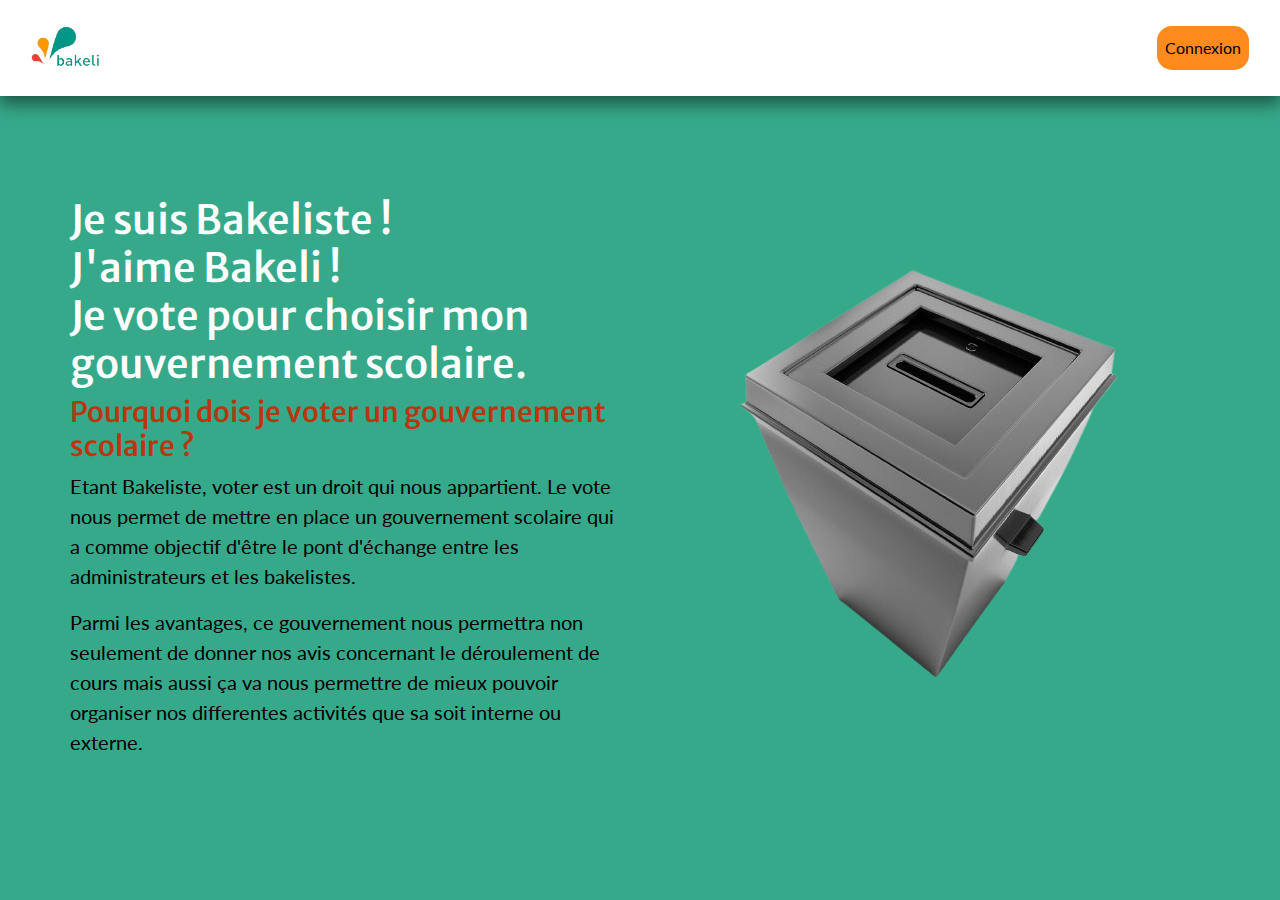
<file: index.html>
<!DOCTYPE html>
<html lang="en">
<head>
    <meta charset="UTF-8">
    <meta name="viewport" content="width=device-width, initial-scale=1.0">
      <!-- bootstrap core css -->
    <link rel="stylesheet" type="text/css" href="style/bootstrap.css" />
      <!-- Custom styles for this template -->
    <link href="style/style.css" rel="stylesheet" />
      <!-- responsive style -->
    <link href="style/responsive.css" rel="stylesheet" />
    <title>Home</title>
</head>
<body>
    <div class="hero_area">
        <!-- header section strats -->
        <header class="header_section">
          <div class="header_bottom">
            <div class="container-fluid">
              <nav class="navbar navbar-expand-lg custom_nav-container ">
                <a class="navbar-brand" href="index.html">
                  <img src="images/logo.png" alt="">
                </a>
                <ul class="navbar-nav ">
                    <li class="nav-item">
                      <a class="nav-link" href="connexion.html">Connexion</a>
                    </li>
                </ul>
              </nav>
            </div>
          </div>
        </header>
        <!-- end header section -->
        <!-- slider section -->
        <section class="slider_section ">
          <div class="container ">
            <div class="row">
              <div class="col-md-6 ">
                <div class="detail-box">
                  <h1>
                    Je suis Bakeliste !<br>
                    J'aime Bakeli !<br>
                    Je vote pour choisir mon gouvernement scolaire.
                  </h1>
                  <h3>Pourquoi dois je voter un gouvernement scolaire ?</h3>
                  <p>
                    Etant Bakeliste, voter est un droit qui nous appartient. 
                    Le vote nous permet de mettre en place un gouvernement scolaire
                    qui a comme objectif d'être le pont d'échange entre les 
                    administrateurs et les bakelistes.
                  </p>
                  <p>
                    Parmi les avantages, ce gouvernement nous permettra non
                    seulement de donner nos avis concernant le déroulement 
                    de cours mais aussi ça va nous permettre de mieux 
                    pouvoir organiser nos differentes activités que sa soit
                    interne ou externe. 
                  </p>
                </div>
              </div>
              <div class="col-md-6">
                <div class="img-box">
                  <img src="images/vote.png" alt="">
                </div>
              </div>
            </div>
          </div>
        </section>
        <!-- end slider section -->
      </div>
</body>
</html>
</file>
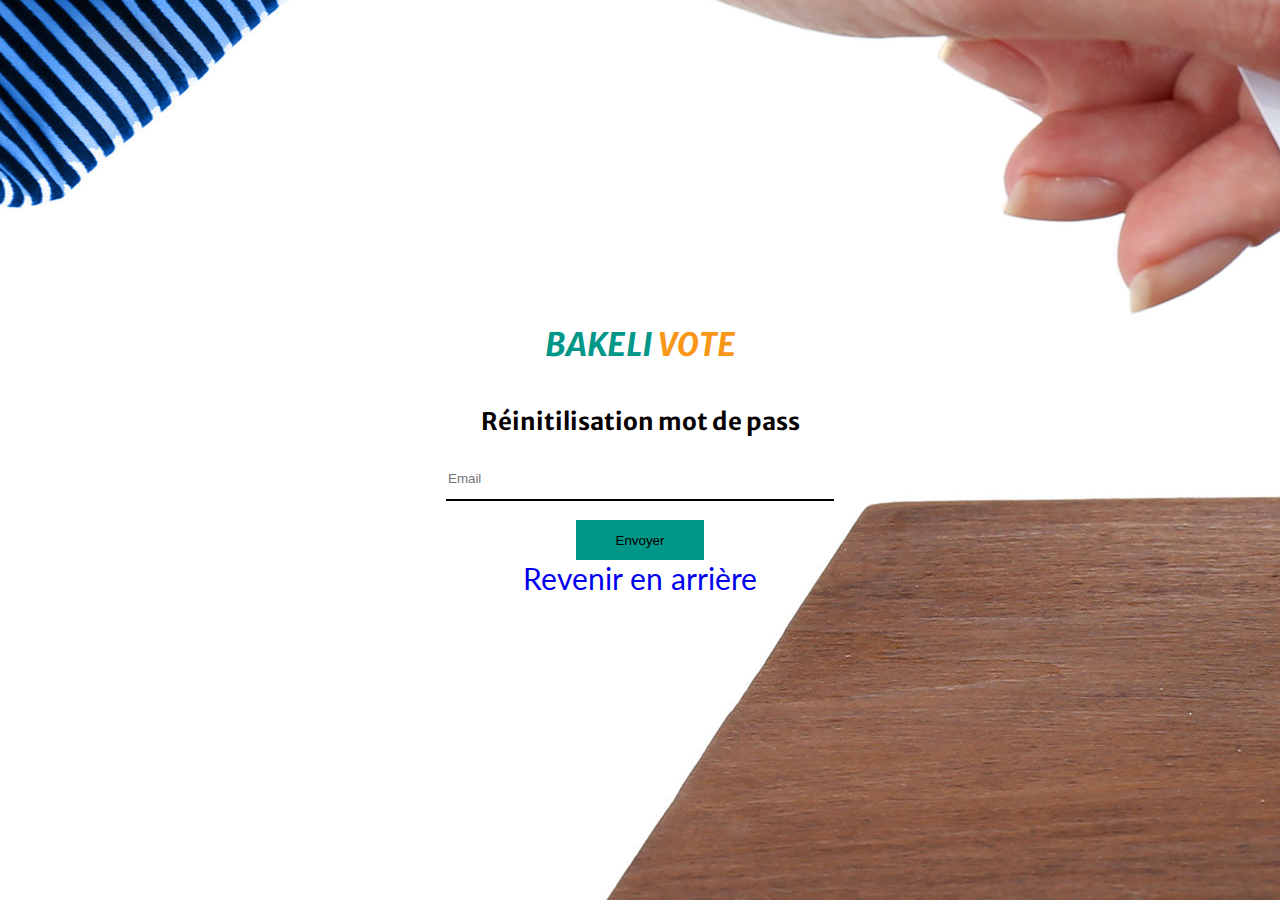
<file: oublie.html>
<!DOCTYPE html>
<html lang="en">
<head>
    <meta charset="UTF-8">
    <meta name="viewport" content="width=device-width, initial-scale=1.0">
    <link rel="stylesheet" href="style/style.css">
    <title>Reinitiliser le mot de pass</title>
</head>
<body>
    <nav class="header">
    <h1> <em class="bak">BAKELI</em> <em class="vote"> VOTE</em></h1>
    <h2>Réinitilisation mot de pass</h2>
    <input class="inp" type="email" name="email" id="email" placeholder="Email"><br>
    <input type="submit" name="envoi" value="Envoyer" class="envoie">
    <a class="arriere" href="index.html">Revenir en arrière</a>
    </nav>
</body>
</html>
</file>
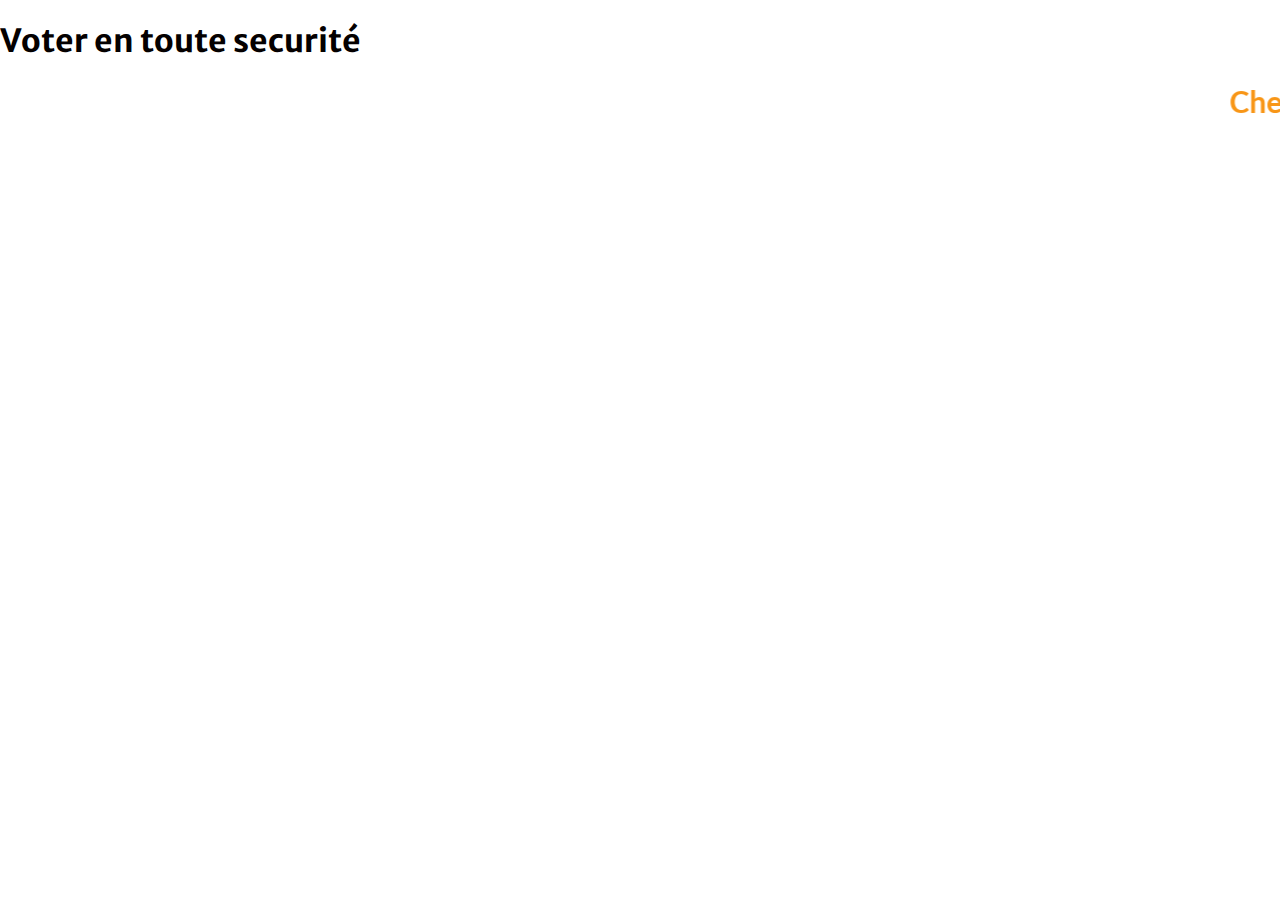
<file: vote.html>
<!DOCTYPE html>
<html lang="en">
<head>
    <meta charset="UTF-8">
    <meta name="viewport" content="width=device-width, initial-scale=1.0">
    <link rel="stylesheet" href="style/style.css">
    <title>Document</title>
</head>
<body>
    <header>
        <h1>Voter en toute securité</h1>
    <p class=""> <marquee behavior="" direction=""> Chers étudiants de Bakeli School of Technology, votre vote est crucial pour façonner l'avenir de notre communauté étudiante. Informez-vous sur les candidats, leurs visions et leurs engagements, puis votez en faveur de ceux qui représentent le mieux vos valeurs et aspirations.</marquee></span></p>

    </header>
    <form action="">

    </form>
</body>
</html>
</file>
<file: style/style.css>
@import url("https://fonts.googleapis.com/css2?family=Lato:wght@400;700&family=Merriweather+Sans:wght@400;700&display=swap");
body {
  margin: 0;
  padding: 0;
  font-family: 'Lato', sans-serif;
  color: #040000;
  box-sizing: border-box;
}

/* **************** Css de la page d'acceuil ***************** */
h1,
h2,
h3 {
  font-family: 'Merriweather Sans', sans-serif;
}

h3{
  color: rgb(185, 54, 14);
}

a,
a:hover,
a:focus {
  text-decoration: none;
}

.header_section{
 background: white;
 box-shadow: 0 8px 16px rgb(0, 0, 0, 0.5);
}

/*header section*/
.hero_area {
  width: 100%;
  height: 100vh;
  position: relative;
  background-color: #36A98A;
} 

.navbar-nav {
  margin-left: auto;
}

.navbar-brand img{
    width: 70px;
    height: 70px;
}

.nav-link {
  padding: 10px 25px;
  color: #000000;
  text-align: center;
  background-color: #ff8a1d;
  border-radius: 15px;
  transition: background-color 200ms ease-in-out,
  transform 200ms cubic-bezier(0.175, 0.885, 0.32, 1.275);
}

.nav-link:hover {
  cursor: pointer;
  transform: scale(1.1);
}

/*fin header section*/

/* slider section */
.slider_section {
   margin-top: 100px;
}


.slider_section{
  color: white;
  font-size: 20px;
}

.detail-box p {
  color: black;
  font-size: 20px;
}

.slider_section .detail-box a {
  display: inline-block;
  font-family: 'Merriweather Sans', sans-serif;
  text-transform: uppercase;
  padding: 10px 45px;
  background-color: #ff8a1d;
  border: 1px solid #ff8a1d;
  border-radius: 5px;
  color: #ffffff;
  margin-top: 15px;
} 

/* ********************* Fin css de la page d'acceuil ************************* */
/* ********************* Css de la page de connexion et inscription************* */
.header_con{
  margin: 0;
  padding: 0;
  width: 100%;
  background-color: red;
  display: flex;
  align-items: center;
  flex-direction: row;
  flex-wrap: nowrap;
}
.header{
  margin-top: -10px;
  display: flex;
  flex-direction: column;
  align-items: center;
  background-image: url("../images/vot.jpeg");
  background-position: left;
  justify-content: center;
  margin: auto;
  width: 100%;
  height: 100vh;
}

.inp{
  border: none;
  border-bottom: 2px solid black;
  width: 30%;
  height: 40px;
}

.inp:focus {
    outline: none;
}

.probable{
  display: flex;
  justify-content: space-between;
  width: 30%;
  flex-wrap: wrap;
}
.fiable{
  width: 30%;
  padding: 2%;
  font-weight: bolder;
}

.fiable a{
  text-decoration: none;
  color: #009688;
}

.fiable a:hover{
  text-decoration: none;
  color: #009688;
}

.bak, .m-oublie{
  color: #009688;
  text-decoration: none;
  cursor: pointer;
  font-weight: bold;
}
.vote{
  color: #F89617;
  font-weight: bold;
  cursor: pointer;
}
.button{
  text-align: center;
  background-color: #009688;
  color: white;
  border: none;
  width: 20%;
  height: 30px;
  border-radius: 5px;
}

.button:hover{
  text-decoration: none;
  color: white;
}
/* mot de pass oublié */
.envoie{
  width: 10%;
  height: 40px;
  background-color: #009688;
  border: none;
  cursor: pointer;
}
.arriere{
  text-decoration: none;
  font-size: 30px;
}
/* inscription */
.header{
  display: flex;
  flex-direction: column;
}
.logo-ins{
  width: 7%;
  height: 80px;
}
.inscription{
  width: 100%;
  height: 100vh;
  display: flex;
  flex-direction: column;
  justify-content: center;
  align-items: center;
  background-image: url("../images/vot.jpeg"); 
  background-position: left;
  background-size: 90%;
  margin-top: -10%;
}
.inpt{
  border: none;
  border-bottom: 5px solid #F89617;
  width: 50%;
  background-color: rgba(68, 63, 63, 0.234);
  color: black;
  font-weight: bold;
  height: 40px;
  font-size: 30px;
}

.inpt:focus{
  outline: none;
}

.h3-inscription{
  font-weight: bold;
  color: #009688;
  font-size: 50px;
  padding: 10px;
}
marquee{
  font-weight: bold;
  color: #F89617;
  font-size: 30px;
}
label{
  color: white;
  font-size: 60px;
}
select{
  font-size: 35px ;
}
.sub-arriere{
  margin-top: 20px;
  display: flex;
  width: 50%;
  justify-content: space-between;
}
.valide{
  display: flex;
  align-items: center;
  text-decoration: none;
  font-size: 20px;
  width: 30%;
  height: 50px;
  justify-content: center;
  border-radius: 10px;
  color: white;
  font-weight: bold;
  background-color: #F89617;
  border: none;
  cursor: pointer;
}
.valide:hover, .revenir:hover{
  background-color: #F89617;
  color: #009688;
  font-size: 30px;
  width: 50%;
}
.revenir{
  display: flex;
  align-items: center;
  text-decoration: none;
  font-size: 20px;
  width: 30%;
  justify-content: center;
  border-radius: 10px;
  color: white;
  font-weight: bold;
  background-color: #F89617;
}
@media screen and (max-width: 680px) {
  button{
      background-color: #009688;
      color: white;
      border: none;
      width: 80%;
      height: 30px;
      font-size: 100%;
  }
  .inp{
      border: none;
      border-bottom: 2px solid black;
      width: 70%;
      height: 40px;
  }
  .probable{
      display: flex;
      justify-content: space-between;
      width: 50%;
      flex-wrap: wrap;
      padding: 10px;
  }
  .m-oublie{
      padding: 20px;
      text-align: center;
  }
  .fiable{
      width: 100%;
      padding: 2%;
      text-align: center;
  }
  .envoie{
      width: 30%;
      font-size: 30px;
      height: 40px;
      background-color: #009688;
      border: none;
      cursor: pointer;
  }
  .envoie{
      width: 40%;
      height: 40px;
      background-color: #009688;
      border: none;
      cursor: pointer;
  }
  .arriere{
      text-decoration: none;
      width: 50%;
      padding: 10px;
      font-size: 30px;
  }
  .arriere{
      text-align: center;
      margin-top: 5%;
      font-size: 20px;
  }
  .inscription{
      width: 100%;
      height: 100vh;
      display: flex;
      flex-direction: column;
      justify-content: center;
      align-items: center;
      /* background-color: #009688; */
      background-position: bottom;
      background-size: 100%;
  }
  .logo-ins{
      width: 30%;
      height: 80px;
      margin-top: -15%;
  }
  .h3-inscription{
      display: flex;
      justify-content: center;
      align-items: center;
      width: 100%;
      font-size: 100%;
      font-weight: bold;
      height: 30px;
  }
  .inpt{
      border: none;
      border-bottom: 2px solid black;
      width: 100%;
      /* background-color: #009688; */
      color: white;
      font-weight: bold;
      height: 40px;
      font-size: 30px;
      opacity: 0.7;
  }
  select{
      font-size: 35px ;
  }
  label{
      color: #F89617;
      font-size: 30px;
      font-weight: bold;

  }
  .sub-arriere{
      display: flex;
      width: 100%;
      justify-content: space-between;
  }
  .valide{
      display: flex;
      align-items: center;
      text-decoration: none;
      font-size: 10px;
      width: 30%;
      height: 40px;
      justify-content: center;
      border-radius: 10px;
      color: white;
      font-weight: bold;
      background-color: #F89617;
      cursor: pointer;
  }
  .valide, .revenir:hover{
      background-color: #F89617;
      color: #009688;
      font-size: 30px;
      width: 50%;
  }
  .revenir{
      display: flex;
      align-items: center;
      text-decoration: none;
      font-size: 15px;
      width: 40%;
      justify-content: center;
      border-radius: 10px;
      color: white;
      font-weight: bold;
      background-color: #F89617;
  }
  
}

/* ***************** Fin CSS de la page de connexion et inscription *********** */
</file>
<file: style/responsive.css>
@media (max-width: 1300px) {}

@media (max-width: 1120px) {}

@media (max-width: 992px) {
    .hero_area {
        height: auto;
    }

    .img-box img{
        position: relative;
        width: 300px;
    }

}

@media (min-width: 1200px) {
    .container {
        max-width: 1170px;
    }

    .slider_section .detail-box a{
        display: none;
    }
}
</file>
